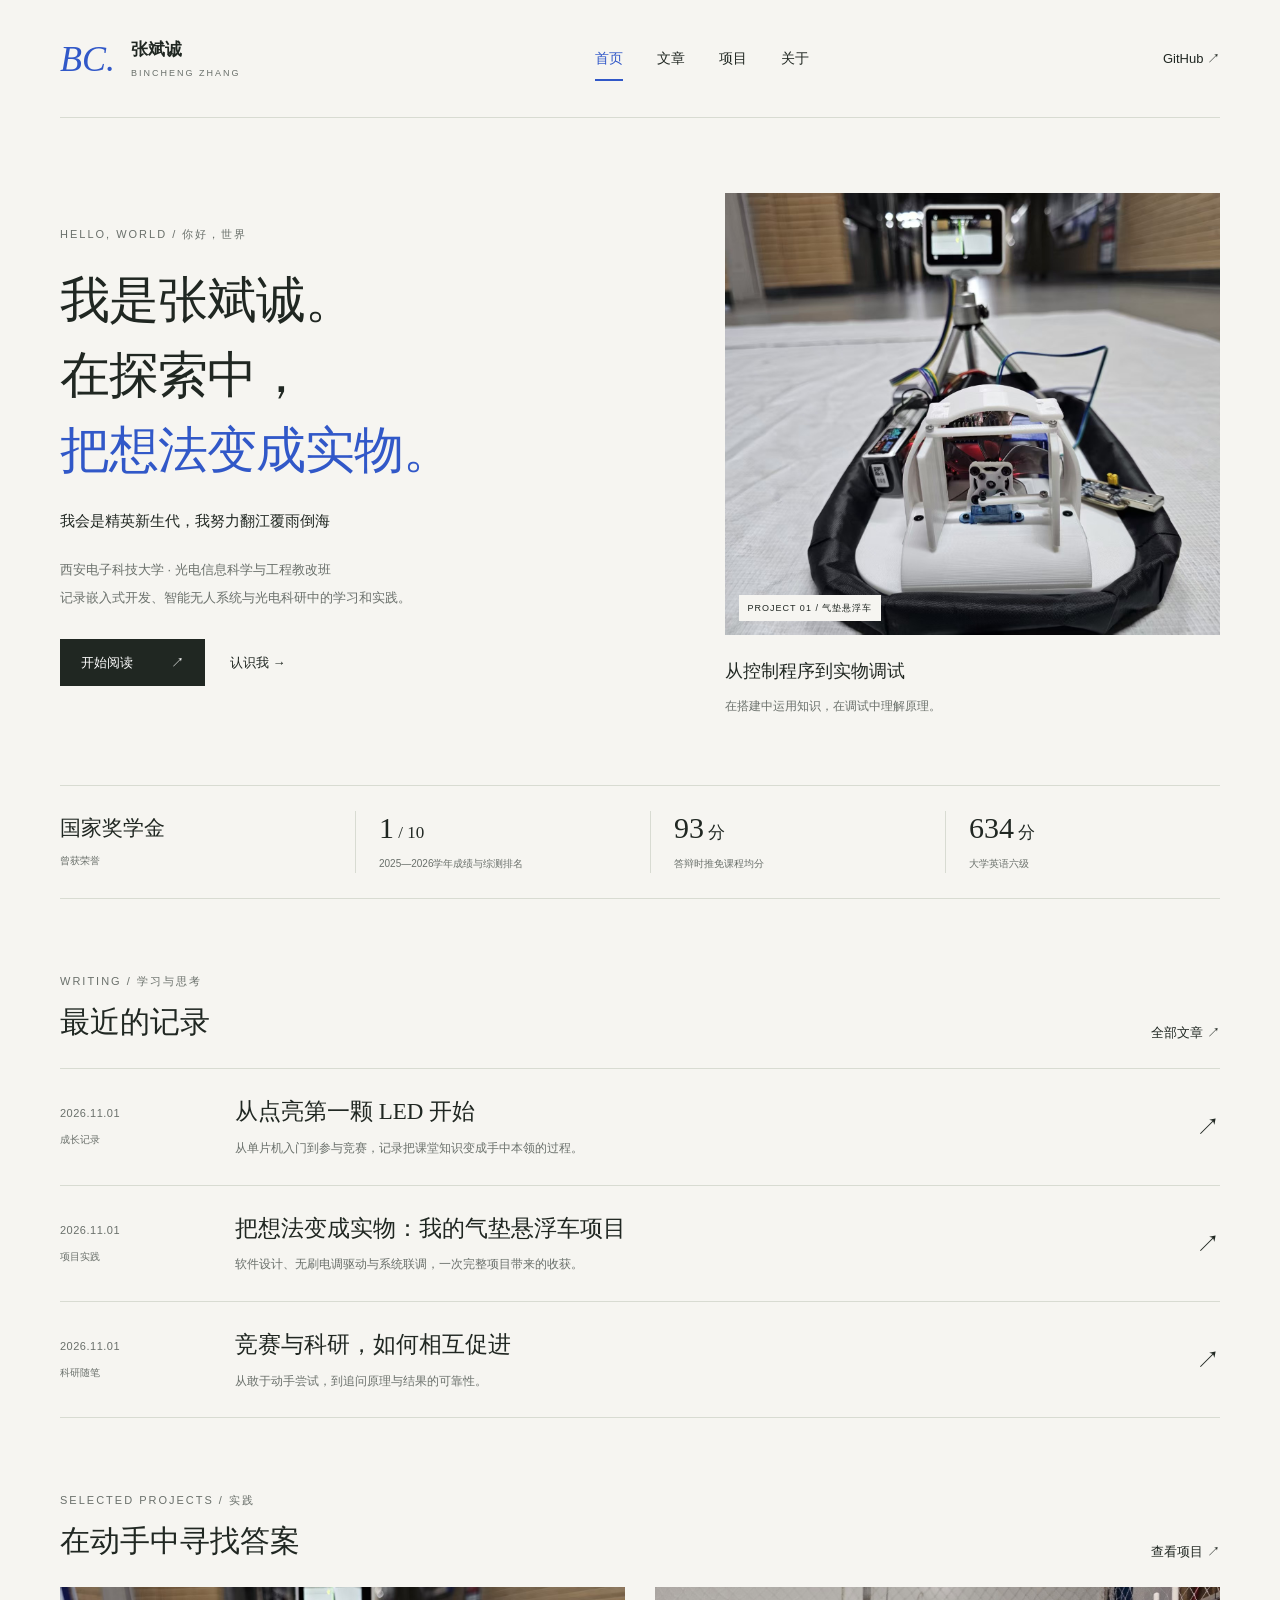
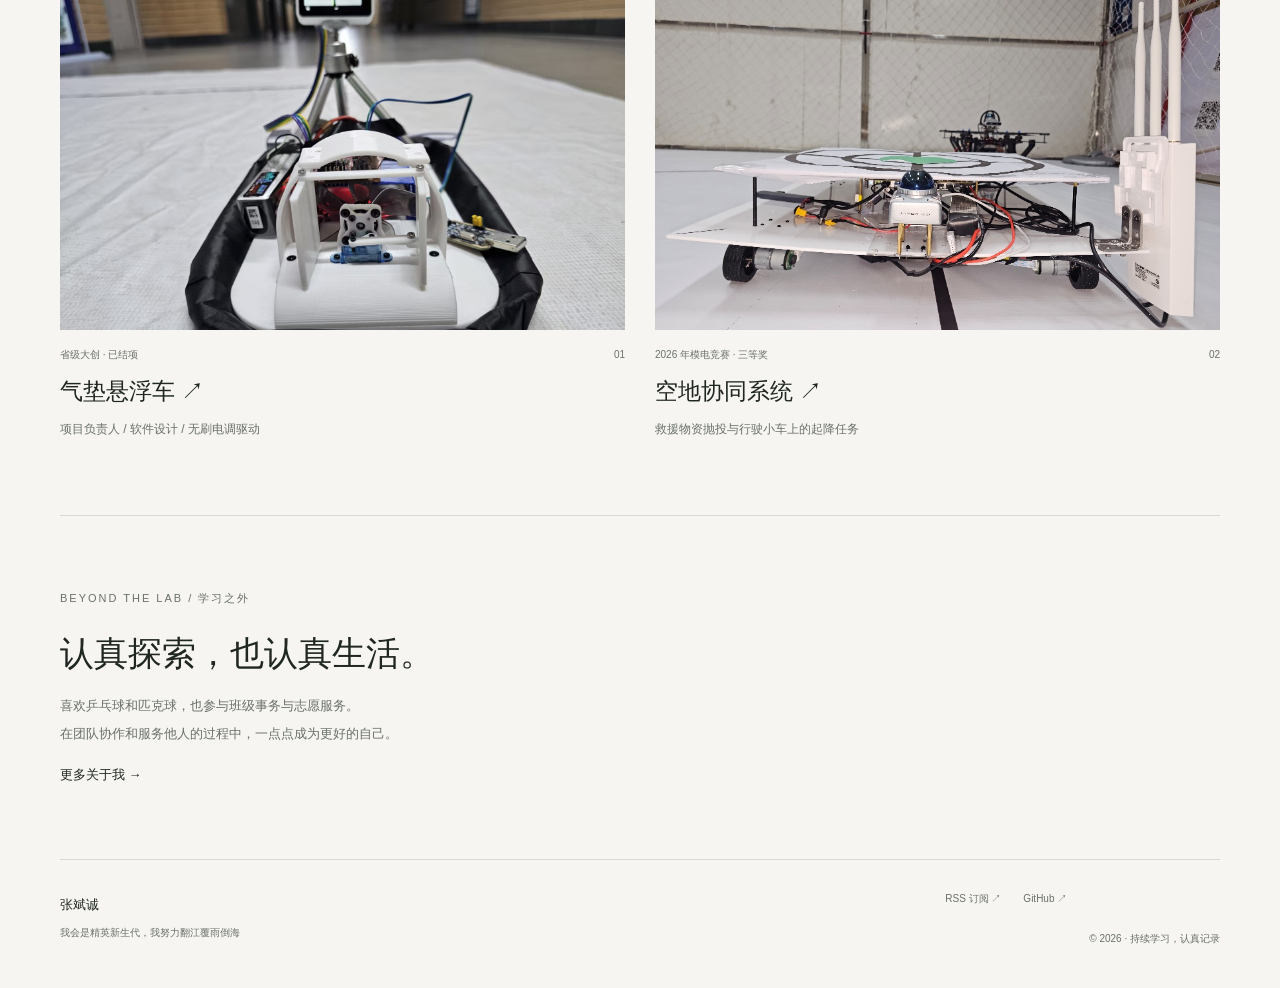
<file: index.html>
<!doctype html>
<html lang="zh-CN"><head><meta charset="utf-8"><meta name="viewport" content="width=device-width, initial-scale=1">
<title>首页 · 张斌诚</title><meta name="description" content="我会是精英新生代，我努力翻江覆雨倒海">
<meta name="theme-color" content="#f6f5f1"><meta property="og:title" content="首页"><meta property="og:description" content="我会是精英新生代，我努力翻江覆雨倒海"><meta property="og:type" content="website">
<link rel="icon" href="assets/favicon.svg" type="image/svg+xml"><link rel="alternate" type="application/rss+xml" title="张斌诚的个人博客" href="feed.xml"><link rel="stylesheet" href="assets/style.css"><script src="assets/app.js" defer></script></head>
<body><a class="skip" href="#main">跳到正文</a><header class="site-header wrap"><a class="brand" href="index.html" aria-label="张斌诚的个人博客首页"><span class="monogram">BC.</span><span>张斌诚<span class="brand-sub">BINCHENG ZHANG</span></span></a><nav aria-label="主导航"><a href="index.html" aria-current="page">首页</a><a href="writing.html">文章</a><a href="projects.html">项目</a><a href="about.html">关于</a></nav><a class="github" href="https://github.com/BincZhang" target="_blank" rel="noopener noreferrer">GitHub ↗</a></header>
<main id="main" class="wrap"><section class="hero"><div><p class="eyebrow">HELLO, WORLD / 你好，世界</p><h1>我是张斌诚。<br>在探索中，<br><span>把想法变成实物。</span></h1><p class="hero-desc">我会是精英新生代，我努力翻江覆雨倒海</p><p class="hero-intro">西安电子科技大学 · 光电信息科学与工程教改班<br>记录嵌入式开发、智能无人系统与光电科研中的学习和实践。</p><a class="button" href="writing.html">开始阅读 <span>↗</span></a><a class="text-link" href="about.html">认识我 →</a></div><aside class="hero-aside"><div class="feature-photo"><img src="assets/hovercraft.png" alt="我负责的气垫悬浮车项目实物" width="1706" height="1279"><span class="photo-label">PROJECT 01 / 气垫悬浮车</span></div><p class="photo-note">从控制程序到实物调试<br><span>在搭建中运用知识，在调试中理解原理。</span></p></aside></section>
<section class="academic-strip" aria-label="学业表现"><div><strong>国家奖学金</strong><span>曾获荣誉</span></div><div><strong>1<span> / 10</span></strong><span>2025—2026学年成绩与综测排名</span></div><div><strong>93<span> 分</span></strong><span>答辩时推免课程均分</span></div><div><strong>634<span> 分</span></strong><span>大学英语六级</span></div></section>
<section class="section"><div class="section-head"><div><p class="eyebrow">WRITING / 学习与思考</p><h2>最近的记录</h2></div><a class="text-link" href="writing.html">全部文章 ↗</a></div><a class="post-row" href="posts/starting-with-an-led.html" data-search="从点亮第一颗 LED 开始 成长记录 从单片机入门到参与竞赛，记录把课堂知识变成手中本领的过程。"><span class="post-date">2026.11.01<span>成长记录</span></span><div><h3>从点亮第一颗 LED 开始</h3><p>从单片机入门到参与竞赛，记录把课堂知识变成手中本领的过程。</p></div><span class="row-arrow" aria-hidden="true">↗</span></a><a class="post-row" href="posts/hovercraft-project.html" data-search="把想法变成实物：我的气垫悬浮车项目 项目实践 软件设计、无刷电调驱动与系统联调，一次完整项目带来的收获。"><span class="post-date">2026.11.01<span>项目实践</span></span><div><h3>把想法变成实物：我的气垫悬浮车项目</h3><p>软件设计、无刷电调驱动与系统联调，一次完整项目带来的收获。</p></div><span class="row-arrow" aria-hidden="true">↗</span></a><a class="post-row" href="posts/competition-and-research.html" data-search="竞赛与科研，如何相互促进 科研随笔 从敢于动手尝试，到追问原理与结果的可靠性。"><span class="post-date">2026.11.01<span>科研随笔</span></span><div><h3>竞赛与科研，如何相互促进</h3><p>从敢于动手尝试，到追问原理与结果的可靠性。</p></div><span class="row-arrow" aria-hidden="true">↗</span></a></section>
<section class="section"><div class="section-head"><div><p class="eyebrow">SELECTED PROJECTS / 实践</p><h2>在动手中寻找答案</h2></div><a class="text-link" href="projects.html">查看项目 ↗</a></div><div class="project-grid"><a class="project" href="posts/hovercraft-project.html"><img src="assets/hovercraft.png" alt="气垫悬浮车" loading="lazy"><div class="project-meta"><span>省级大创 · 已结项</span><span>01</span></div><h3>气垫悬浮车 ↗</h3><p>项目负责人 / 软件设计 / 无刷电调驱动</p></a><a class="project" href="projects.html#air-ground"><img src="assets/drone.jpg" alt="空地协同系统中的无人机实物" loading="lazy"><div class="project-meta"><span>2026 年模电竞赛 · 三等奖</span><span>02</span></div><h3>空地协同系统 ↗</h3><p>救援物资抛投与行驶小车上的起降任务</p></a></div></section>
<section class="closing"><p class="eyebrow">BEYOND THE LAB / 学习之外</p><h2>认真探索，也认真生活。</h2><p>喜欢乒乓球和匹克球，也参与班级事务与志愿服务。<br>在团队协作和服务他人的过程中，一点点成为更好的自己。</p><a class="text-link" href="about.html">更多关于我 →</a></section></main><footer class="wrap footer"><div><strong>张斌诚</strong><p>我会是精英新生代，我努力翻江覆雨倒海</p></div><div class="footer-links"><a href="feed.xml">RSS 订阅 ↗</a><a href="https://github.com/BincZhang" target="_blank" rel="noopener noreferrer">GitHub ↗</a><span>© 2026 · 持续学习，认真记录</span></div></footer></body></html>
</file>
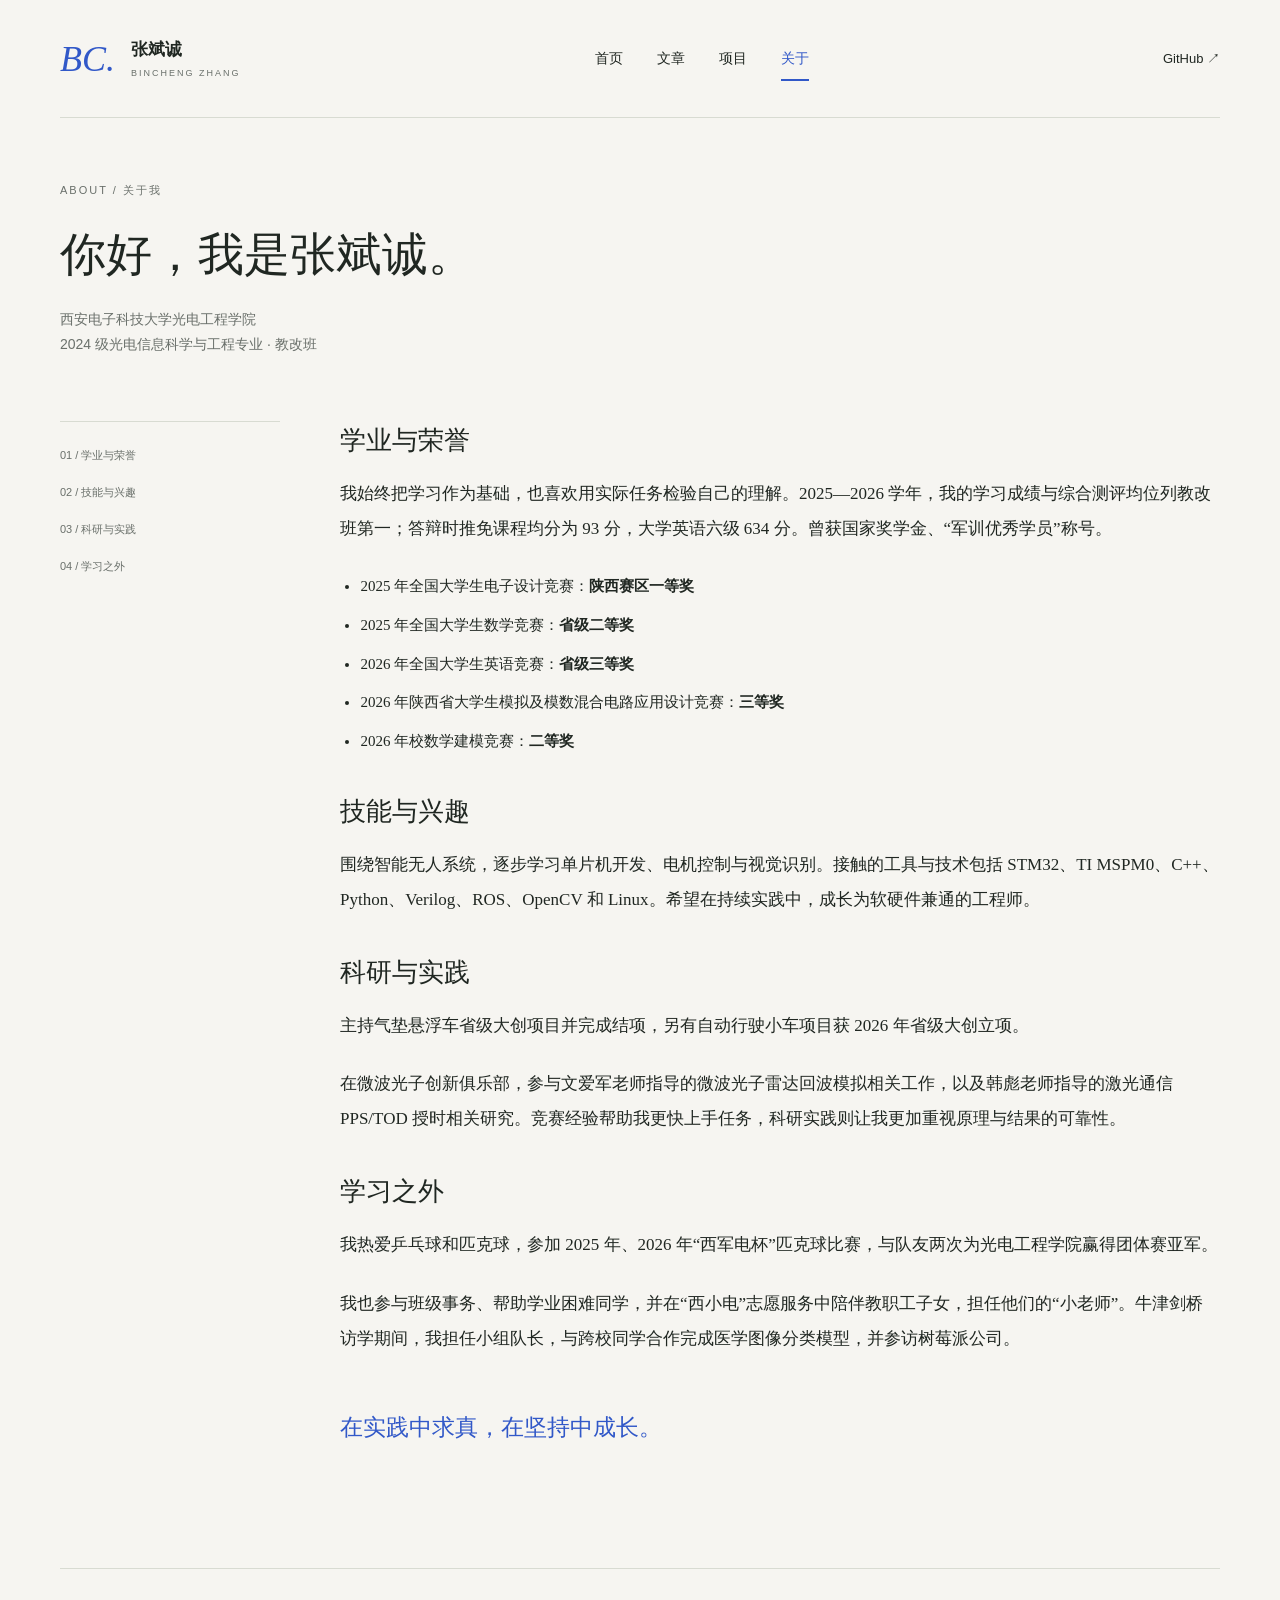
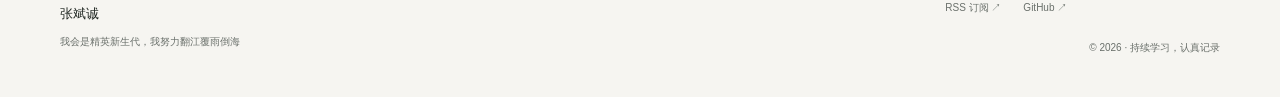
<file: about.html>
<!doctype html>
<html lang="zh-CN"><head><meta charset="utf-8"><meta name="viewport" content="width=device-width, initial-scale=1">
<title>关于我 · 张斌诚</title><meta name="description" content="我会是精英新生代，我努力翻江覆雨倒海">
<meta name="theme-color" content="#f6f5f1"><meta property="og:title" content="关于我"><meta property="og:description" content="我会是精英新生代，我努力翻江覆雨倒海"><meta property="og:type" content="website">
<link rel="icon" href="assets/favicon.svg" type="image/svg+xml"><link rel="alternate" type="application/rss+xml" title="张斌诚的个人博客" href="feed.xml"><link rel="stylesheet" href="assets/style.css"><script src="assets/app.js" defer></script></head>
<body><a class="skip" href="#main">跳到正文</a><header class="site-header wrap"><a class="brand" href="index.html" aria-label="张斌诚的个人博客首页"><span class="monogram">BC.</span><span>张斌诚<span class="brand-sub">BINCHENG ZHANG</span></span></a><nav aria-label="主导航"><a href="index.html">首页</a><a href="writing.html">文章</a><a href="projects.html">项目</a><a href="about.html" aria-current="page">关于</a></nav><a class="github" href="https://github.com/BincZhang" target="_blank" rel="noopener noreferrer">GitHub ↗</a></header>
<main id="main" class="wrap"><section class="page-heading"><p class="eyebrow">ABOUT / 关于我</p><h1>你好，我是张斌诚。</h1><p>西安电子科技大学光电工程学院<br>2024 级光电信息科学与工程专业 · 教改班</p></section><div class="about-layout"><aside class="about-index"><span>01 / 学业与荣誉</span><span>02 / 技能与兴趣</span><span>03 / 科研与实践</span><span>04 / 学习之外</span></aside><div class="prose"><h2>学业与荣誉</h2><p>我始终把学习作为基础，也喜欢用实际任务检验自己的理解。2025—2026 学年，我的学习成绩与综合测评均位列教改班第一；答辩时推免课程均分为 93 分，大学英语六级 634 分。曾获国家奖学金、“军训优秀学员”称号。</p><ul><li>2025 年全国大学生电子设计竞赛：<strong>陕西赛区一等奖</strong></li><li>2025 年全国大学生数学竞赛：<strong>省级二等奖</strong></li><li>2026 年全国大学生英语竞赛：<strong>省级三等奖</strong></li><li>2026 年陕西省大学生模拟及模数混合电路应用设计竞赛：<strong>三等奖</strong></li><li>2026 年校数学建模竞赛：<strong>二等奖</strong></li></ul><h2>技能与兴趣</h2><p>围绕智能无人系统，逐步学习单片机开发、电机控制与视觉识别。接触的工具与技术包括 STM32、TI MSPM0、C++、Python、Verilog、ROS、OpenCV 和 Linux。希望在持续实践中，成长为软硬件兼通的工程师。</p><h2 id="research">科研与实践</h2><p>主持气垫悬浮车省级大创项目并完成结项，另有自动行驶小车项目获 2026 年省级大创立项。</p><p>在微波光子创新俱乐部，参与文爱军老师指导的微波光子雷达回波模拟相关工作，以及韩彪老师指导的激光通信 PPS/TOD 授时相关研究。竞赛经验帮助我更快上手任务，科研实践则让我更加重视原理与结果的可靠性。</p><h2>学习之外</h2><p>我热爱乒乓球和匹克球，参加 2025 年、2026 年“西军电杯”匹克球比赛，与队友两次为光电工程学院赢得团体赛亚军。</p><p>我也参与班级事务、帮助学业困难同学，并在“西小电”志愿服务中陪伴教职工子女，担任他们的“小老师”。牛津剑桥访学期间，我担任小组队长，与跨校同学合作完成医学图像分类模型，并参访树莓派公司。</p><blockquote>在实践中求真，在坚持中成长。</blockquote></div></div></main><footer class="wrap footer"><div><strong>张斌诚</strong><p>我会是精英新生代，我努力翻江覆雨倒海</p></div><div class="footer-links"><a href="feed.xml">RSS 订阅 ↗</a><a href="https://github.com/BincZhang" target="_blank" rel="noopener noreferrer">GitHub ↗</a><span>© 2026 · 持续学习，认真记录</span></div></footer></body></html>
</file>
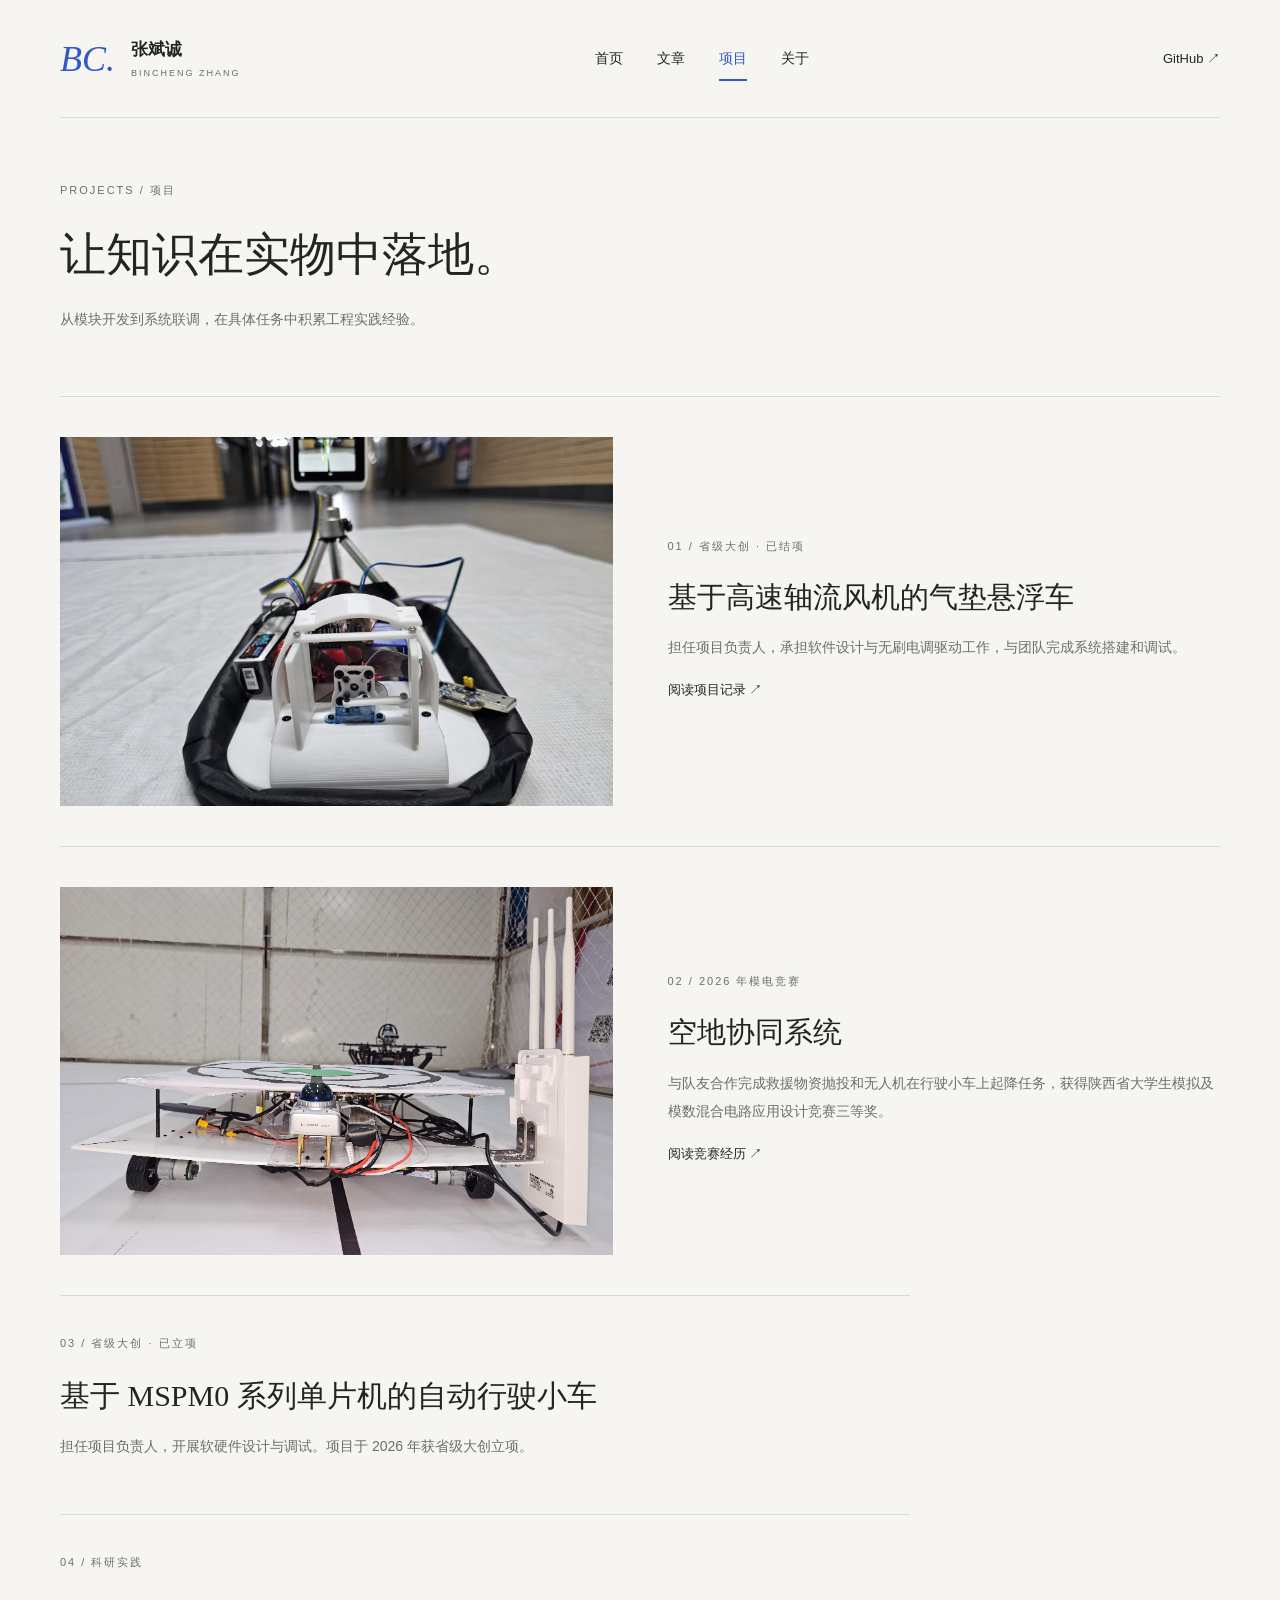
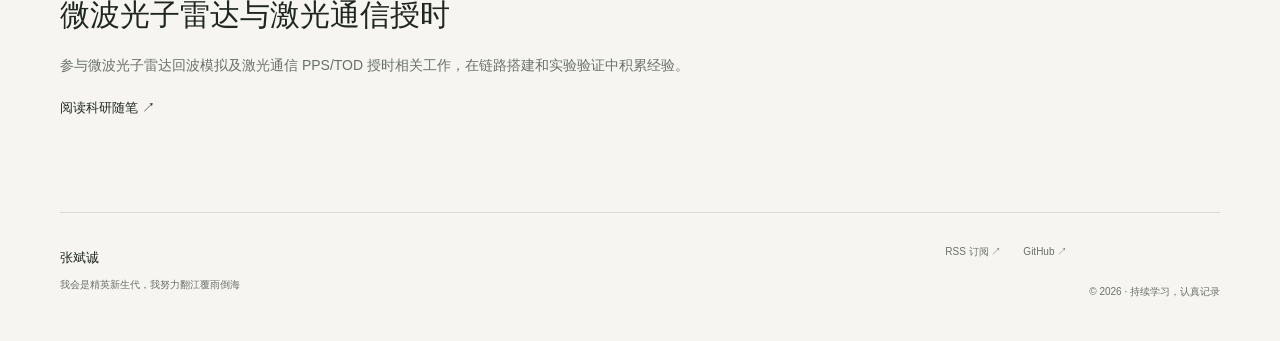
<file: projects.html>
<!doctype html>
<html lang="zh-CN"><head><meta charset="utf-8"><meta name="viewport" content="width=device-width, initial-scale=1">
<title>项目实践 · 张斌诚</title><meta name="description" content="我会是精英新生代，我努力翻江覆雨倒海">
<meta name="theme-color" content="#f6f5f1"><meta property="og:title" content="项目实践"><meta property="og:description" content="我会是精英新生代，我努力翻江覆雨倒海"><meta property="og:type" content="website">
<link rel="icon" href="assets/favicon.svg" type="image/svg+xml"><link rel="alternate" type="application/rss+xml" title="张斌诚的个人博客" href="feed.xml"><link rel="stylesheet" href="assets/style.css"><script src="assets/app.js" defer></script></head>
<body><a class="skip" href="#main">跳到正文</a><header class="site-header wrap"><a class="brand" href="index.html" aria-label="张斌诚的个人博客首页"><span class="monogram">BC.</span><span>张斌诚<span class="brand-sub">BINCHENG ZHANG</span></span></a><nav aria-label="主导航"><a href="index.html">首页</a><a href="writing.html">文章</a><a href="projects.html" aria-current="page">项目</a><a href="about.html">关于</a></nav><a class="github" href="https://github.com/BincZhang" target="_blank" rel="noopener noreferrer">GitHub ↗</a></header>
<main id="main" class="wrap"><section class="page-heading"><p class="eyebrow">PROJECTS / 项目</p><h1>让知识在实物中落地。</h1><p>从模块开发到系统联调，在具体任务中积累工程实践经验。</p></section><article class="project-detail"><img src="assets/hovercraft.png" alt="气垫悬浮车项目实物"><div><p class="eyebrow">01 / 省级大创 · 已结项</p><h2>基于高速轴流风机的气垫悬浮车</h2><p>担任项目负责人，承担软件设计与无刷电调驱动工作，与团队完成系统搭建和调试。</p><a class="text-link" href="posts/hovercraft-project.html">阅读项目记录 ↗</a></div></article><article class="project-detail" id="air-ground"><img src="assets/drone.jpg" alt="空地协同无人机"><div><p class="eyebrow">02 / 2026 年模电竞赛</p><h2>空地协同系统</h2><p>与队友合作完成救援物资抛投和无人机在行驶小车上起降任务，获得陕西省大学生模拟及模数混合电路应用设计竞赛三等奖。</p><a class="text-link" href="posts/starting-with-an-led.html">阅读竞赛经历 ↗</a></div></article><article class="research-detail"><p class="eyebrow">03 / 省级大创 · 已立项</p><h2>基于 MSPM0 系列单片机的自动行驶小车</h2><p>担任项目负责人，开展软硬件设计与调试。项目于 2026 年获省级大创立项。</p></article><article class="research-detail"><p class="eyebrow">04 / 科研实践</p><h2>微波光子雷达与激光通信授时</h2><p>参与微波光子雷达回波模拟及激光通信 PPS/TOD 授时相关工作，在链路搭建和实验验证中积累经验。</p><a class="text-link" href="posts/competition-and-research.html">阅读科研随笔 ↗</a></article></main><footer class="wrap footer"><div><strong>张斌诚</strong><p>我会是精英新生代，我努力翻江覆雨倒海</p></div><div class="footer-links"><a href="feed.xml">RSS 订阅 ↗</a><a href="https://github.com/BincZhang" target="_blank" rel="noopener noreferrer">GitHub ↗</a><span>© 2026 · 持续学习，认真记录</span></div></footer></body></html>
</file>
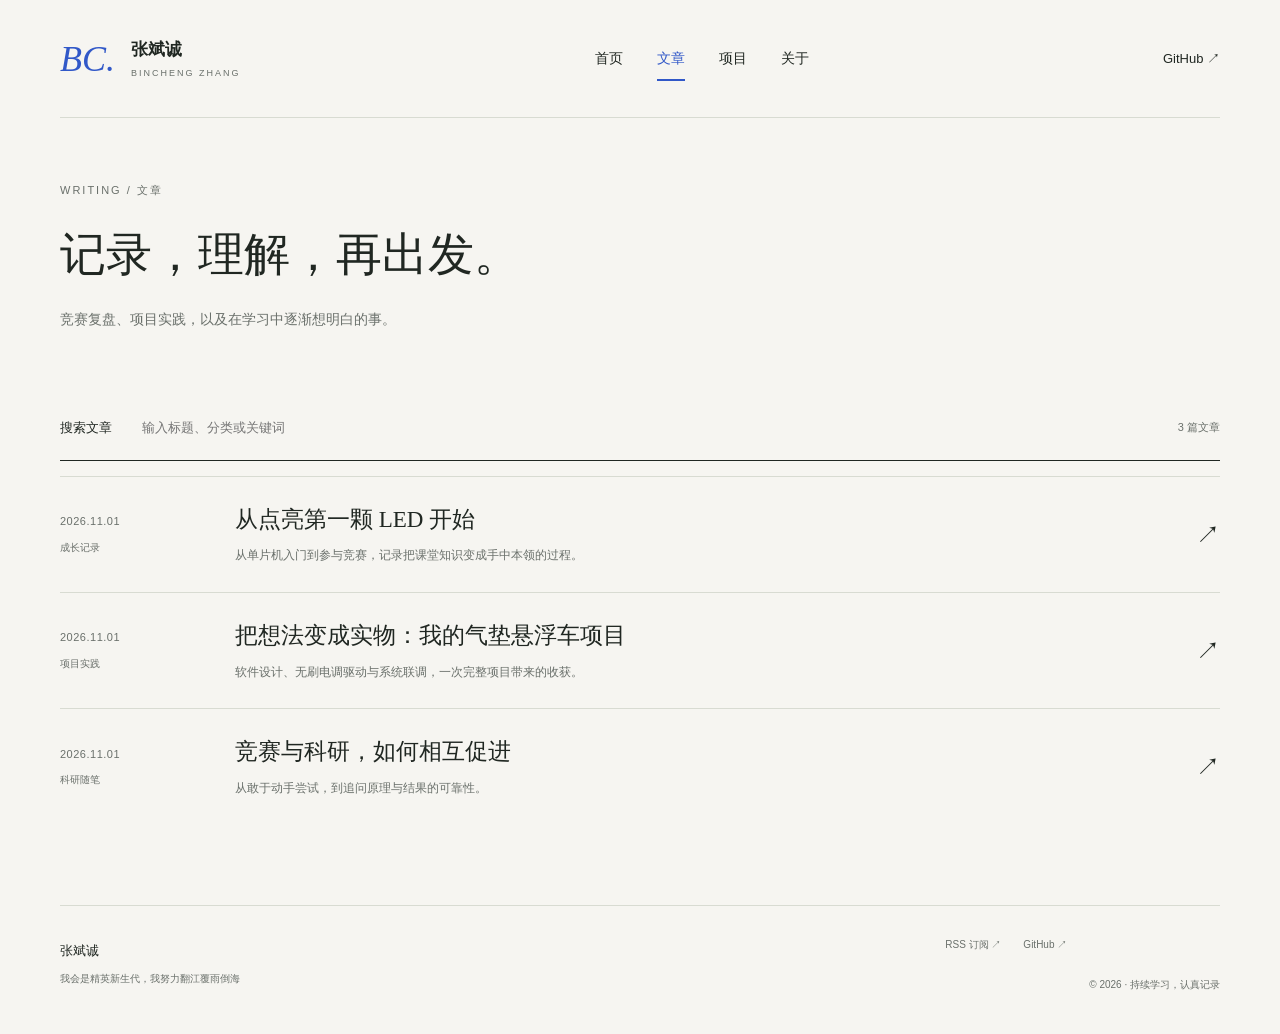
<file: writing.html>
<!doctype html>
<html lang="zh-CN"><head><meta charset="utf-8"><meta name="viewport" content="width=device-width, initial-scale=1">
<title>文章 · 张斌诚</title><meta name="description" content="我会是精英新生代，我努力翻江覆雨倒海">
<meta name="theme-color" content="#f6f5f1"><meta property="og:title" content="文章"><meta property="og:description" content="我会是精英新生代，我努力翻江覆雨倒海"><meta property="og:type" content="website">
<link rel="icon" href="assets/favicon.svg" type="image/svg+xml"><link rel="alternate" type="application/rss+xml" title="张斌诚的个人博客" href="feed.xml"><link rel="stylesheet" href="assets/style.css"><script src="assets/app.js" defer></script></head>
<body><a class="skip" href="#main">跳到正文</a><header class="site-header wrap"><a class="brand" href="index.html" aria-label="张斌诚的个人博客首页"><span class="monogram">BC.</span><span>张斌诚<span class="brand-sub">BINCHENG ZHANG</span></span></a><nav aria-label="主导航"><a href="index.html">首页</a><a href="writing.html" aria-current="page">文章</a><a href="projects.html">项目</a><a href="about.html">关于</a></nav><a class="github" href="https://github.com/BincZhang" target="_blank" rel="noopener noreferrer">GitHub ↗</a></header>
<main id="main" class="wrap"><section class="page-heading"><p class="eyebrow">WRITING / 文章</p><h1>记录，理解，再出发。</h1><p>竞赛复盘、项目实践，以及在学习中逐渐想明白的事。</p></section><div class="search-line"><label for="search">搜索文章</label><input id="search" type="search" placeholder="输入标题、分类或关键词" autocomplete="off"><span id="result-count" aria-live="polite">3 篇文章</span></div><section class="post-list" aria-label="文章列表"><a class="post-row" href="posts/starting-with-an-led.html" data-search="从点亮第一颗 LED 开始 成长记录 从单片机入门到参与竞赛，记录把课堂知识变成手中本领的过程。"><span class="post-date">2026.11.01<span>成长记录</span></span><div><h3>从点亮第一颗 LED 开始</h3><p>从单片机入门到参与竞赛，记录把课堂知识变成手中本领的过程。</p></div><span class="row-arrow" aria-hidden="true">↗</span></a><a class="post-row" href="posts/hovercraft-project.html" data-search="把想法变成实物：我的气垫悬浮车项目 项目实践 软件设计、无刷电调驱动与系统联调，一次完整项目带来的收获。"><span class="post-date">2026.11.01<span>项目实践</span></span><div><h3>把想法变成实物：我的气垫悬浮车项目</h3><p>软件设计、无刷电调驱动与系统联调，一次完整项目带来的收获。</p></div><span class="row-arrow" aria-hidden="true">↗</span></a><a class="post-row" href="posts/competition-and-research.html" data-search="竞赛与科研，如何相互促进 科研随笔 从敢于动手尝试，到追问原理与结果的可靠性。"><span class="post-date">2026.11.01<span>科研随笔</span></span><div><h3>竞赛与科研，如何相互促进</h3><p>从敢于动手尝试，到追问原理与结果的可靠性。</p></div><span class="row-arrow" aria-hidden="true">↗</span></a><p id="empty" hidden>没有找到相关文章，试试其他关键词。</p></section></main><footer class="wrap footer"><div><strong>张斌诚</strong><p>我会是精英新生代，我努力翻江覆雨倒海</p></div><div class="footer-links"><a href="feed.xml">RSS 订阅 ↗</a><a href="https://github.com/BincZhang" target="_blank" rel="noopener noreferrer">GitHub ↗</a><span>© 2026 · 持续学习，认真记录</span></div></footer></body></html>
</file>
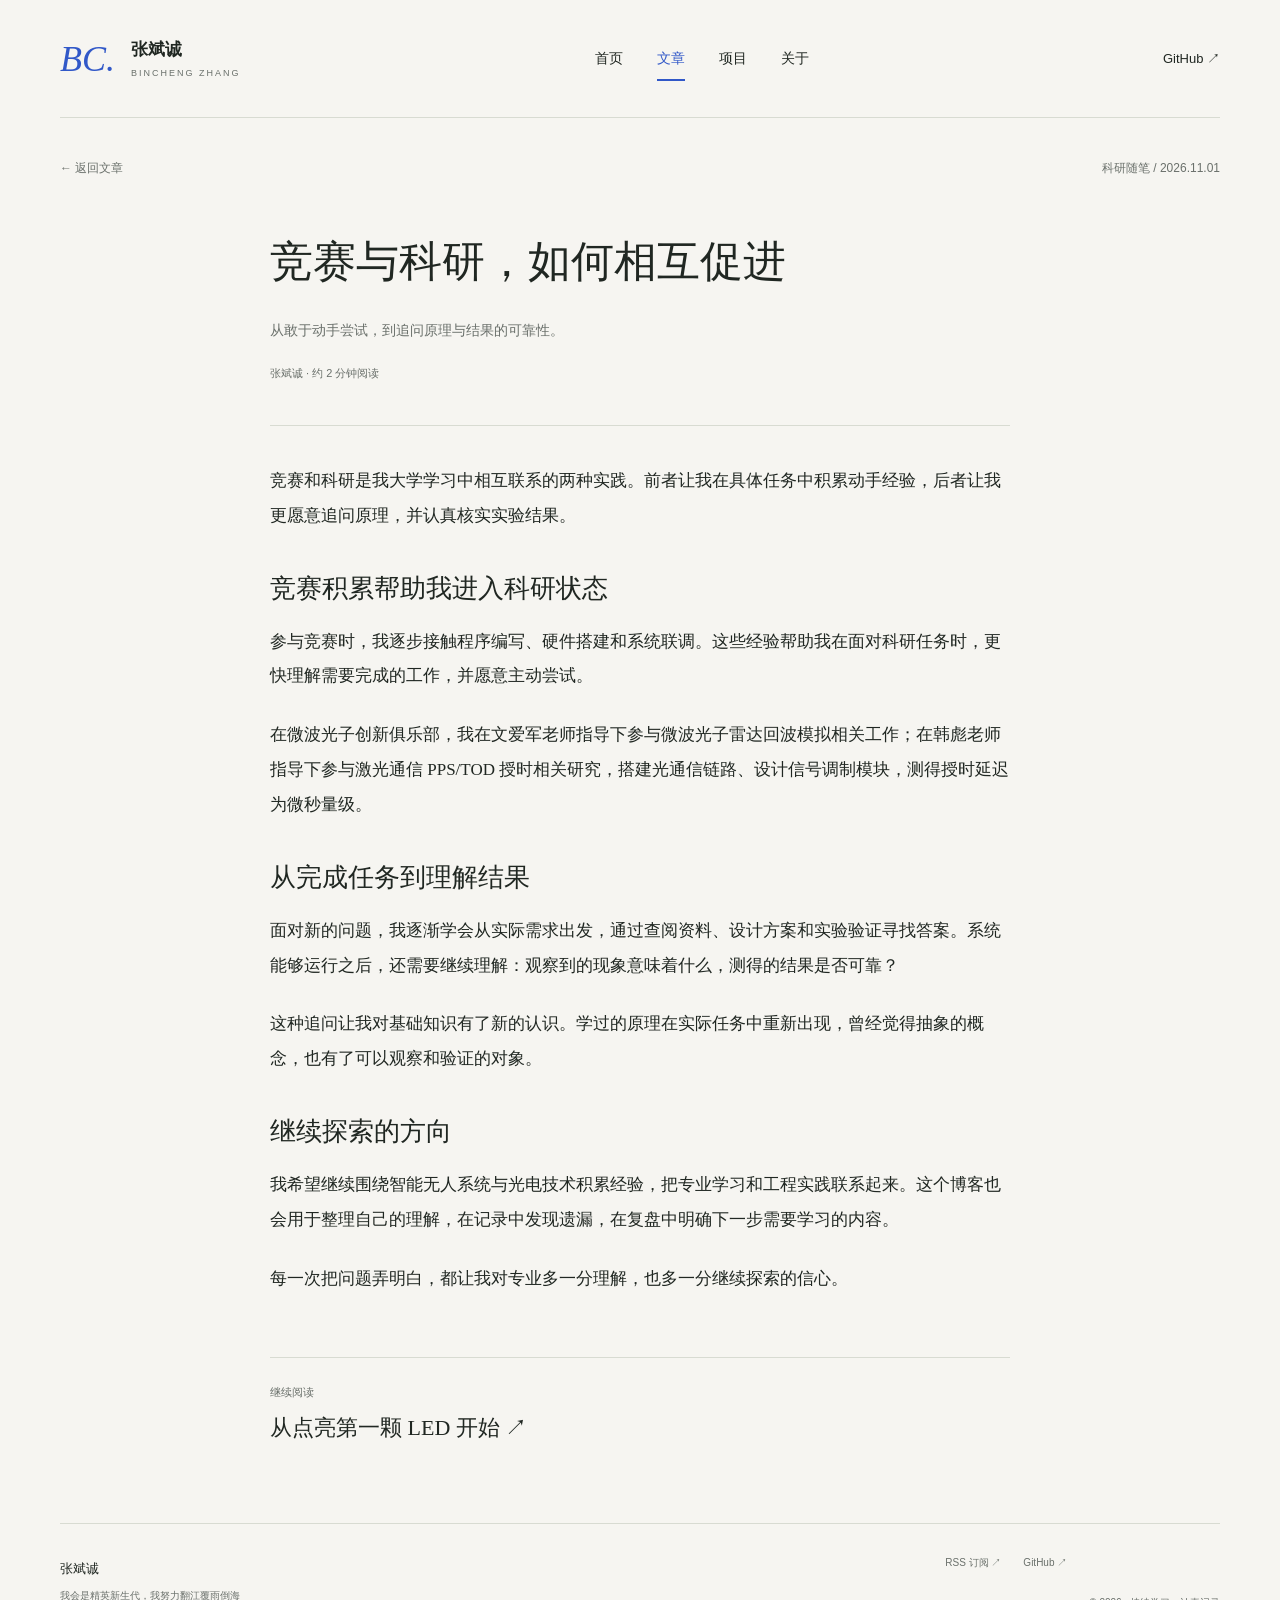
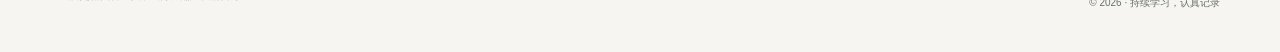
<file: posts/competition-and-research.html>
<!doctype html>
<html lang="zh-CN"><head><meta charset="utf-8"><meta name="viewport" content="width=device-width, initial-scale=1">
<title>竞赛与科研，如何相互促进 · 张斌诚</title><meta name="description" content="从敢于动手尝试，到追问原理与结果的可靠性。">
<meta name="theme-color" content="#f6f5f1"><meta property="og:title" content="竞赛与科研，如何相互促进"><meta property="og:description" content="从敢于动手尝试，到追问原理与结果的可靠性。"><meta property="og:type" content="website">
<link rel="icon" href="../assets/favicon.svg" type="image/svg+xml"><link rel="alternate" type="application/rss+xml" title="张斌诚的个人博客" href="../feed.xml"><link rel="stylesheet" href="../assets/style.css"><script src="../assets/app.js" defer></script></head>
<body><a class="skip" href="#main">跳到正文</a><header class="site-header wrap"><a class="brand" href="../index.html" aria-label="张斌诚的个人博客首页"><span class="monogram">BC.</span><span>张斌诚<span class="brand-sub">BINCHENG ZHANG</span></span></a><nav aria-label="主导航"><a href="../index.html">首页</a><a href="../writing.html" aria-current="page">文章</a><a href="../projects.html">项目</a><a href="../about.html">关于</a></nav><a class="github" href="https://github.com/BincZhang" target="_blank" rel="noopener noreferrer">GitHub ↗</a></header>
<main id="main" class="wrap"><div class="article-top"><a href="../writing.html">← 返回文章</a><span>科研随笔 / 2026.11.01</span></div><article class="article"><header><h1>竞赛与科研，如何相互促进</h1><p class="article-summary">从敢于动手尝试，到追问原理与结果的可靠性。</p><span class="byline">张斌诚 · 约 2 分钟阅读</span></header><div class="prose"><p>竞赛和科研是我大学学习中相互联系的两种实践。前者让我在具体任务中积累动手经验，后者让我更愿意追问原理，并认真核实实验结果。</p>
<h2>竞赛积累帮助我进入科研状态</h2>
<p>参与竞赛时，我逐步接触程序编写、硬件搭建和系统联调。这些经验帮助我在面对科研任务时，更快理解需要完成的工作，并愿意主动尝试。</p>
<p>在微波光子创新俱乐部，我在文爱军老师指导下参与微波光子雷达回波模拟相关工作；在韩彪老师指导下参与激光通信 PPS/TOD 授时相关研究，搭建光通信链路、设计信号调制模块，测得授时延迟为微秒量级。</p>
<h2>从完成任务到理解结果</h2>
<p>面对新的问题，我逐渐学会从实际需求出发，通过查阅资料、设计方案和实验验证寻找答案。系统能够运行之后，还需要继续理解：观察到的现象意味着什么，测得的结果是否可靠？</p>
<p>这种追问让我对基础知识有了新的认识。学过的原理在实际任务中重新出现，曾经觉得抽象的概念，也有了可以观察和验证的对象。</p>
<h2>继续探索的方向</h2>
<p>我希望继续围绕智能无人系统与光电技术积累经验，把专业学习和工程实践联系起来。这个博客也会用于整理自己的理解，在记录中发现遗漏，在复盘中明确下一步需要学习的内容。</p>
<p>每一次把问题弄明白，都让我对专业多一分理解，也多一分继续探索的信心。</p></div></article><a class="next-post" href="starting-with-an-led.html"><span>继续阅读</span><strong>从点亮第一颗 LED 开始 ↗</strong></a></main><footer class="wrap footer"><div><strong>张斌诚</strong><p>我会是精英新生代，我努力翻江覆雨倒海</p></div><div class="footer-links"><a href="../feed.xml">RSS 订阅 ↗</a><a href="https://github.com/BincZhang" target="_blank" rel="noopener noreferrer">GitHub ↗</a><span>© 2026 · 持续学习，认真记录</span></div></footer></body></html>
</file>
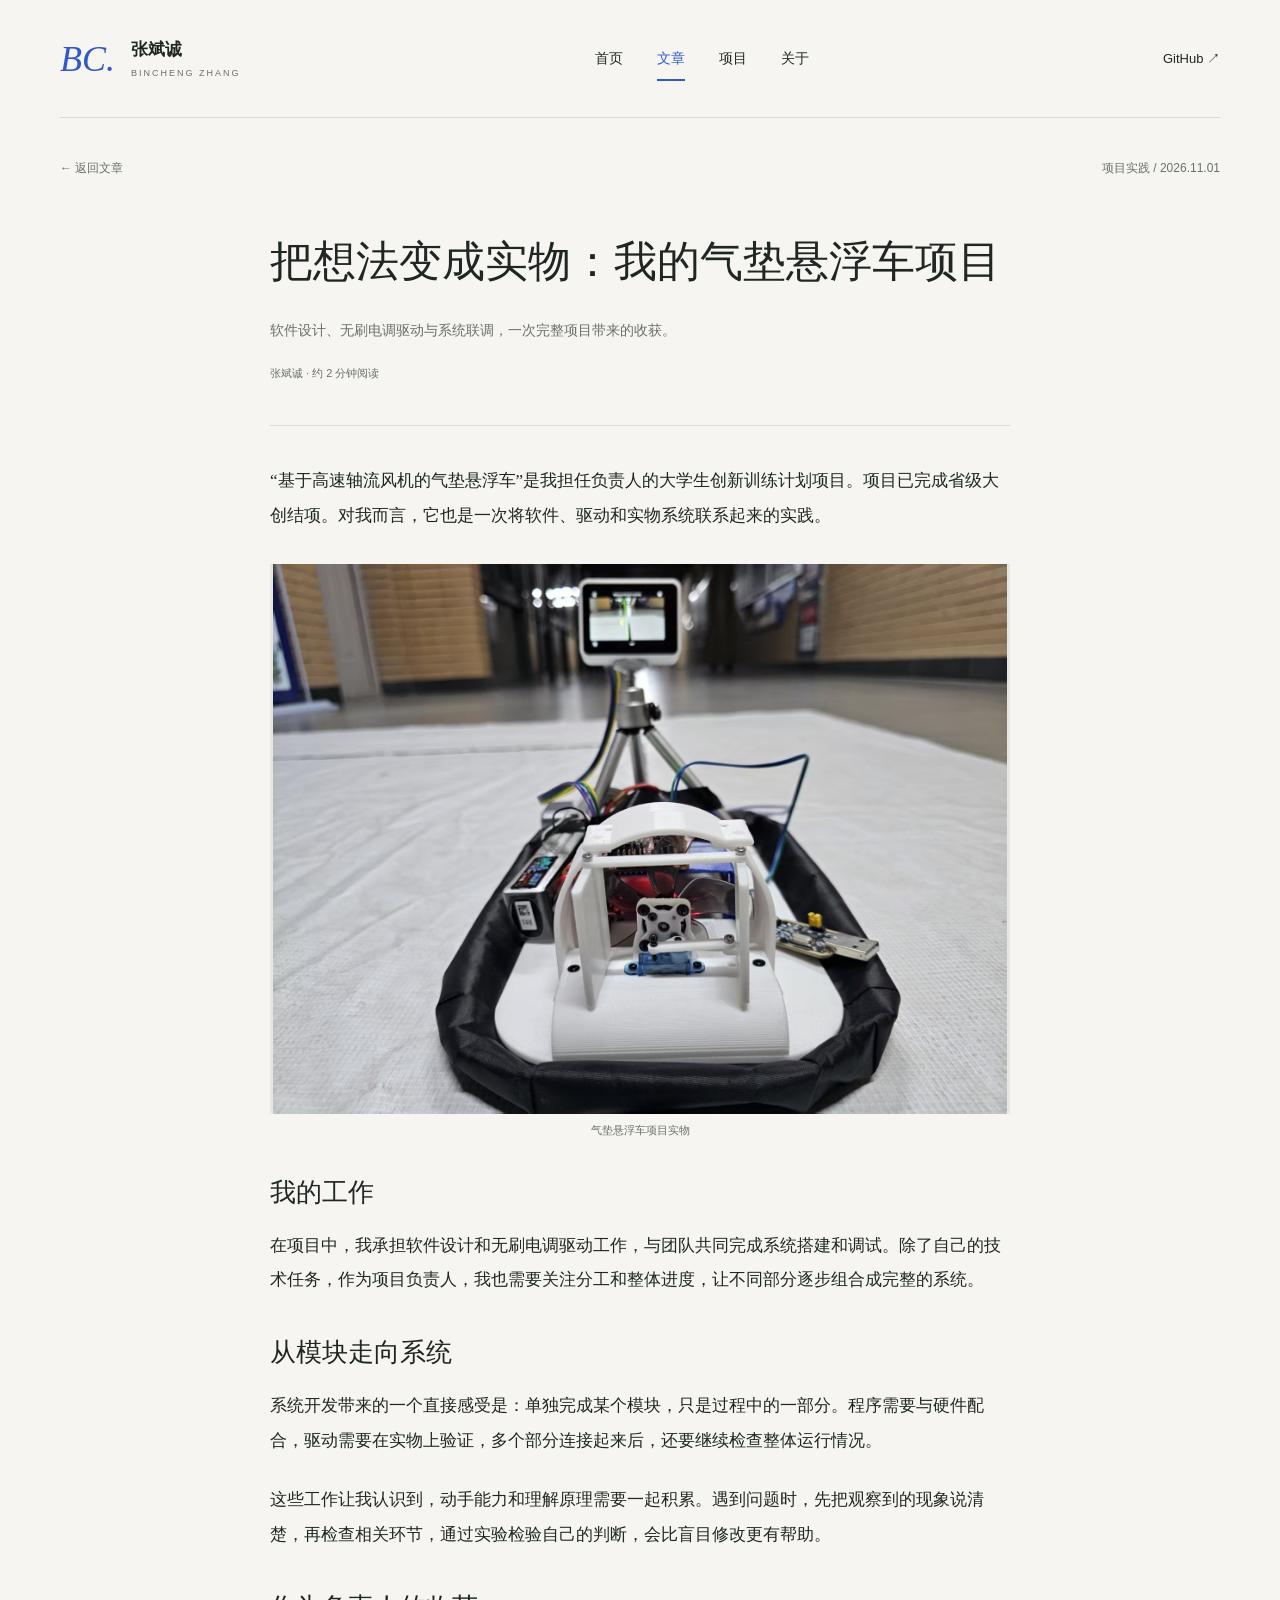
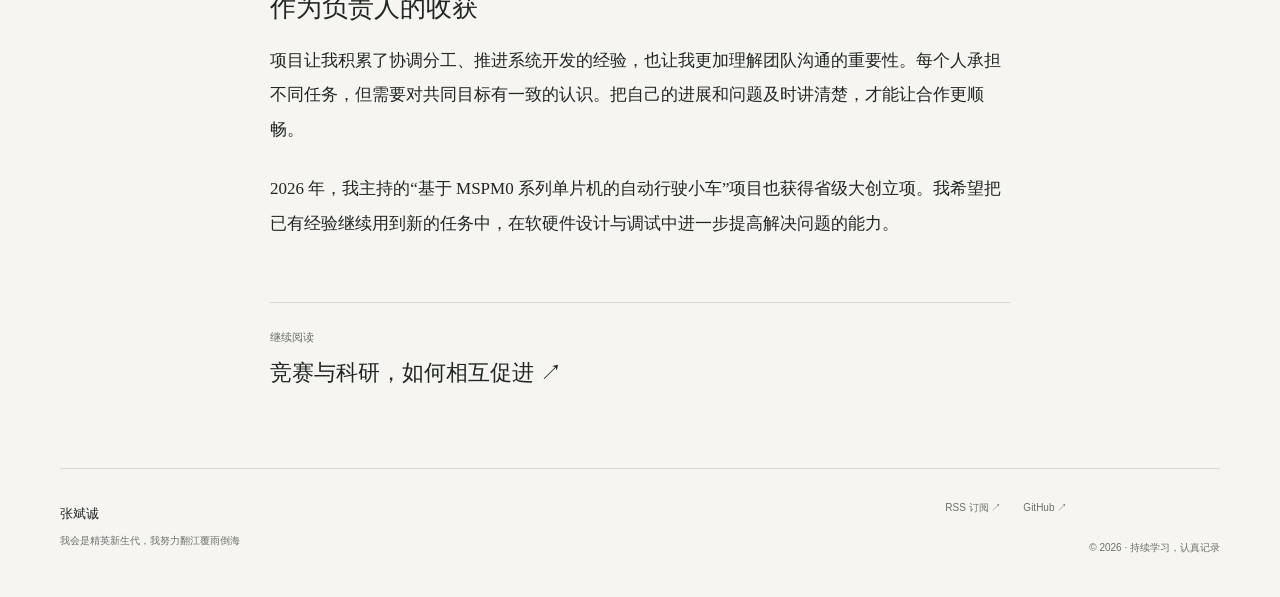
<file: posts/hovercraft-project.html>
<!doctype html>
<html lang="zh-CN"><head><meta charset="utf-8"><meta name="viewport" content="width=device-width, initial-scale=1">
<title>把想法变成实物：我的气垫悬浮车项目 · 张斌诚</title><meta name="description" content="软件设计、无刷电调驱动与系统联调，一次完整项目带来的收获。">
<meta name="theme-color" content="#f6f5f1"><meta property="og:title" content="把想法变成实物：我的气垫悬浮车项目"><meta property="og:description" content="软件设计、无刷电调驱动与系统联调，一次完整项目带来的收获。"><meta property="og:type" content="website">
<link rel="icon" href="../assets/favicon.svg" type="image/svg+xml"><link rel="alternate" type="application/rss+xml" title="张斌诚的个人博客" href="../feed.xml"><link rel="stylesheet" href="../assets/style.css"><script src="../assets/app.js" defer></script></head>
<body><a class="skip" href="#main">跳到正文</a><header class="site-header wrap"><a class="brand" href="../index.html" aria-label="张斌诚的个人博客首页"><span class="monogram">BC.</span><span>张斌诚<span class="brand-sub">BINCHENG ZHANG</span></span></a><nav aria-label="主导航"><a href="../index.html">首页</a><a href="../writing.html" aria-current="page">文章</a><a href="../projects.html">项目</a><a href="../about.html">关于</a></nav><a class="github" href="https://github.com/BincZhang" target="_blank" rel="noopener noreferrer">GitHub ↗</a></header>
<main id="main" class="wrap"><div class="article-top"><a href="../writing.html">← 返回文章</a><span>项目实践 / 2026.11.01</span></div><article class="article"><header><h1>把想法变成实物：我的气垫悬浮车项目</h1><p class="article-summary">软件设计、无刷电调驱动与系统联调，一次完整项目带来的收获。</p><span class="byline">张斌诚 · 约 2 分钟阅读</span></header><div class="prose"><p>“基于高速轴流风机的气垫悬浮车”是我担任负责人的大学生创新训练计划项目。项目已完成省级大创结项。对我而言，它也是一次将软件、驱动和实物系统联系起来的实践。</p>
<figure><img src="../assets/hovercraft.png" alt="气垫悬浮车项目实物" loading="lazy"><figcaption>气垫悬浮车项目实物</figcaption></figure>
<h2>我的工作</h2>
<p>在项目中，我承担软件设计和无刷电调驱动工作，与团队共同完成系统搭建和调试。除了自己的技术任务，作为项目负责人，我也需要关注分工和整体进度，让不同部分逐步组合成完整的系统。</p>
<h2>从模块走向系统</h2>
<p>系统开发带来的一个直接感受是：单独完成某个模块，只是过程中的一部分。程序需要与硬件配合，驱动需要在实物上验证，多个部分连接起来后，还要继续检查整体运行情况。</p>
<p>这些工作让我认识到，动手能力和理解原理需要一起积累。遇到问题时，先把观察到的现象说清楚，再检查相关环节，通过实验检验自己的判断，会比盲目修改更有帮助。</p>
<h2>作为负责人的收获</h2>
<p>项目让我积累了协调分工、推进系统开发的经验，也让我更加理解团队沟通的重要性。每个人承担不同任务，但需要对共同目标有一致的认识。把自己的进展和问题及时讲清楚，才能让合作更顺畅。</p>
<p>2026 年，我主持的“基于 MSPM0 系列单片机的自动行驶小车”项目也获得省级大创立项。我希望把已有经验继续用到新的任务中，在软硬件设计与调试中进一步提高解决问题的能力。</p></div></article><a class="next-post" href="competition-and-research.html"><span>继续阅读</span><strong>竞赛与科研，如何相互促进 ↗</strong></a></main><footer class="wrap footer"><div><strong>张斌诚</strong><p>我会是精英新生代，我努力翻江覆雨倒海</p></div><div class="footer-links"><a href="../feed.xml">RSS 订阅 ↗</a><a href="https://github.com/BincZhang" target="_blank" rel="noopener noreferrer">GitHub ↗</a><span>© 2026 · 持续学习，认真记录</span></div></footer></body></html>
</file>
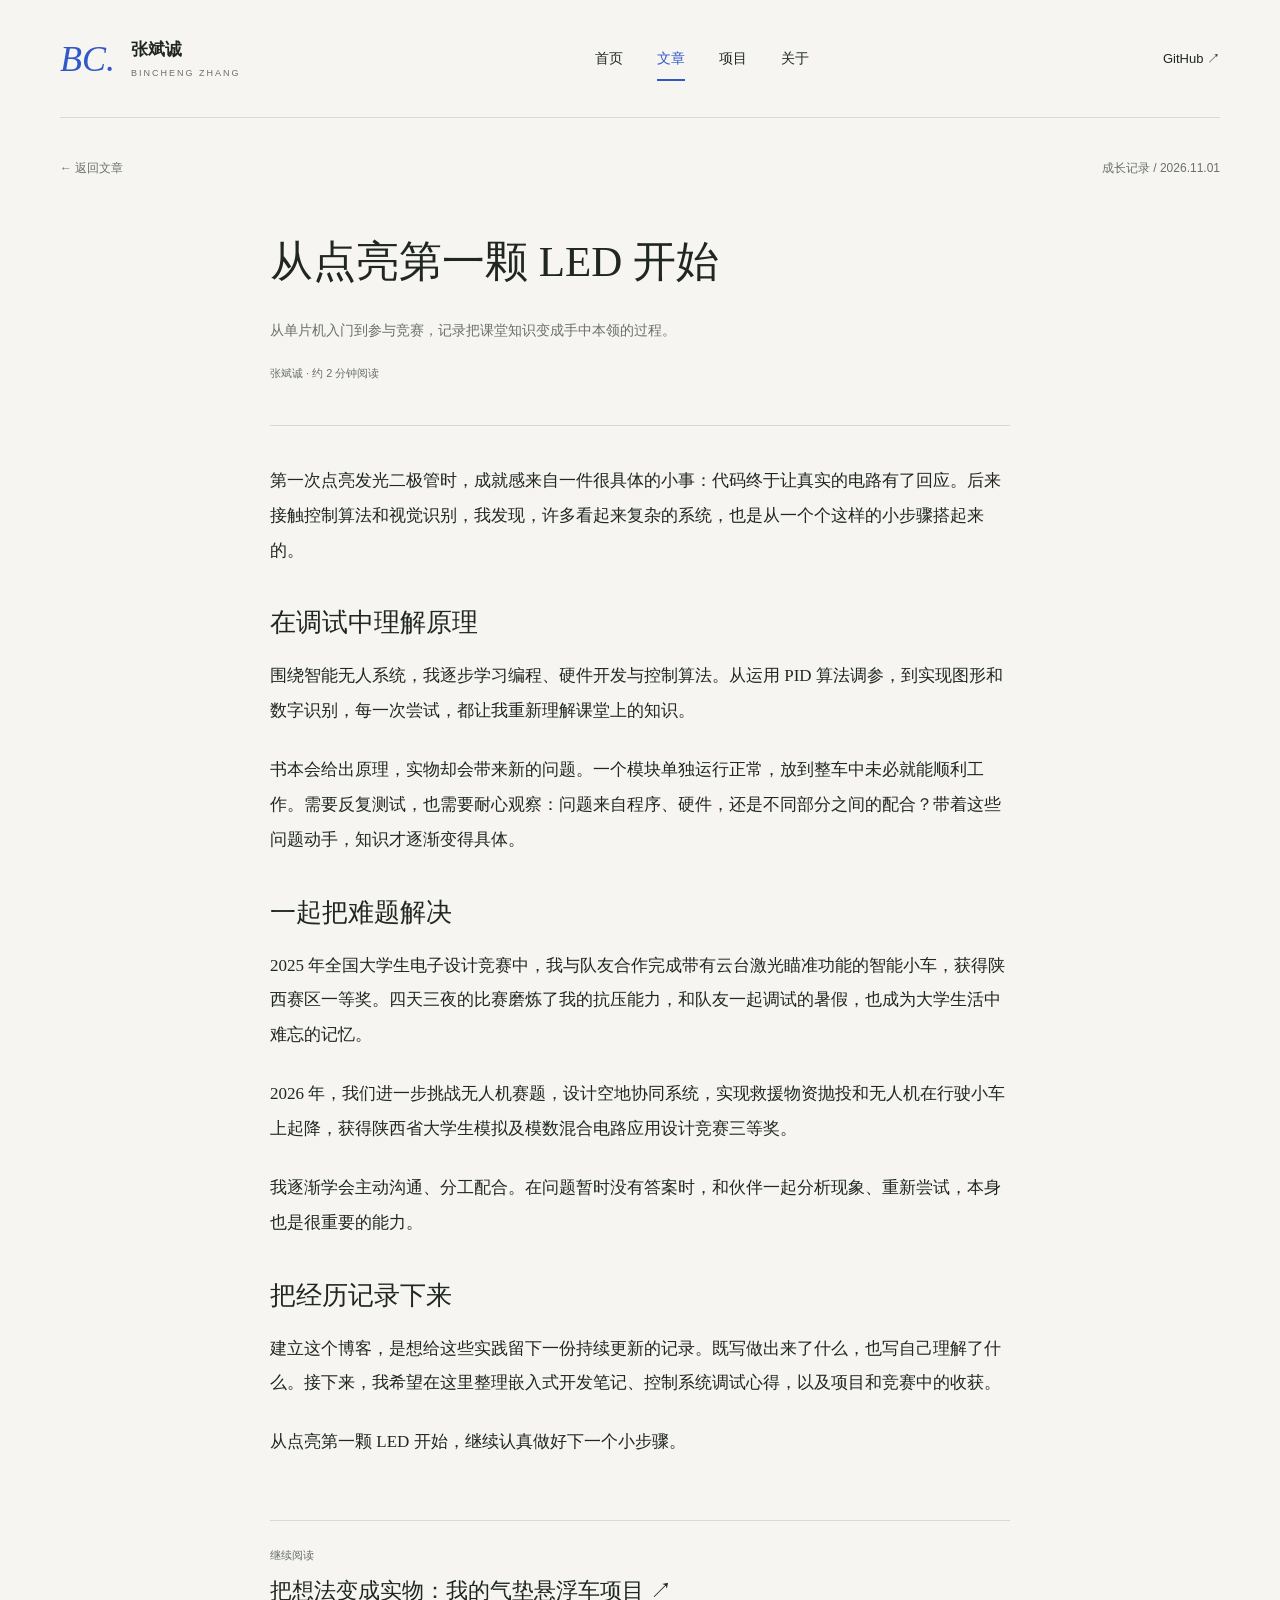
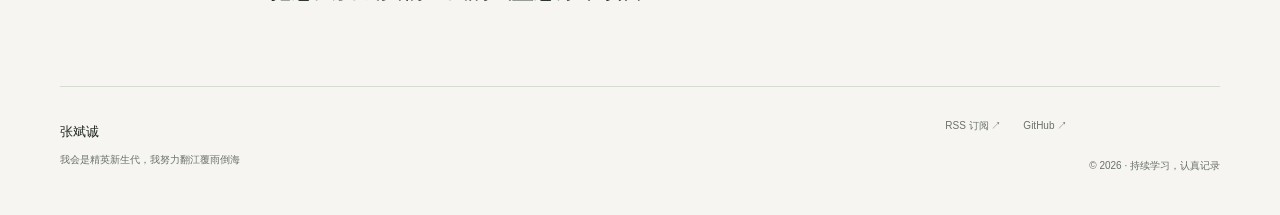
<file: posts/starting-with-an-led.html>
<!doctype html>
<html lang="zh-CN"><head><meta charset="utf-8"><meta name="viewport" content="width=device-width, initial-scale=1">
<title>从点亮第一颗 LED 开始 · 张斌诚</title><meta name="description" content="从单片机入门到参与竞赛，记录把课堂知识变成手中本领的过程。">
<meta name="theme-color" content="#f6f5f1"><meta property="og:title" content="从点亮第一颗 LED 开始"><meta property="og:description" content="从单片机入门到参与竞赛，记录把课堂知识变成手中本领的过程。"><meta property="og:type" content="website">
<link rel="icon" href="../assets/favicon.svg" type="image/svg+xml"><link rel="alternate" type="application/rss+xml" title="张斌诚的个人博客" href="../feed.xml"><link rel="stylesheet" href="../assets/style.css"><script src="../assets/app.js" defer></script></head>
<body><a class="skip" href="#main">跳到正文</a><header class="site-header wrap"><a class="brand" href="../index.html" aria-label="张斌诚的个人博客首页"><span class="monogram">BC.</span><span>张斌诚<span class="brand-sub">BINCHENG ZHANG</span></span></a><nav aria-label="主导航"><a href="../index.html">首页</a><a href="../writing.html" aria-current="page">文章</a><a href="../projects.html">项目</a><a href="../about.html">关于</a></nav><a class="github" href="https://github.com/BincZhang" target="_blank" rel="noopener noreferrer">GitHub ↗</a></header>
<main id="main" class="wrap"><div class="article-top"><a href="../writing.html">← 返回文章</a><span>成长记录 / 2026.11.01</span></div><article class="article"><header><h1>从点亮第一颗 LED 开始</h1><p class="article-summary">从单片机入门到参与竞赛，记录把课堂知识变成手中本领的过程。</p><span class="byline">张斌诚 · 约 2 分钟阅读</span></header><div class="prose"><p>第一次点亮发光二极管时，成就感来自一件很具体的小事：代码终于让真实的电路有了回应。后来接触控制算法和视觉识别，我发现，许多看起来复杂的系统，也是从一个个这样的小步骤搭起来的。</p>
<h2>在调试中理解原理</h2>
<p>围绕智能无人系统，我逐步学习编程、硬件开发与控制算法。从运用 PID 算法调参，到实现图形和数字识别，每一次尝试，都让我重新理解课堂上的知识。</p>
<p>书本会给出原理，实物却会带来新的问题。一个模块单独运行正常，放到整车中未必就能顺利工作。需要反复测试，也需要耐心观察：问题来自程序、硬件，还是不同部分之间的配合？带着这些问题动手，知识才逐渐变得具体。</p>
<h2>一起把难题解决</h2>
<p>2025 年全国大学生电子设计竞赛中，我与队友合作完成带有云台激光瞄准功能的智能小车，获得陕西赛区一等奖。四天三夜的比赛磨炼了我的抗压能力，和队友一起调试的暑假，也成为大学生活中难忘的记忆。</p>
<p>2026 年，我们进一步挑战无人机赛题，设计空地协同系统，实现救援物资抛投和无人机在行驶小车上起降，获得陕西省大学生模拟及模数混合电路应用设计竞赛三等奖。</p>
<p>我逐渐学会主动沟通、分工配合。在问题暂时没有答案时，和伙伴一起分析现象、重新尝试，本身也是很重要的能力。</p>
<h2>把经历记录下来</h2>
<p>建立这个博客，是想给这些实践留下一份持续更新的记录。既写做出来了什么，也写自己理解了什么。接下来，我希望在这里整理嵌入式开发笔记、控制系统调试心得，以及项目和竞赛中的收获。</p>
<p>从点亮第一颗 LED 开始，继续认真做好下一个小步骤。</p></div></article><a class="next-post" href="hovercraft-project.html"><span>继续阅读</span><strong>把想法变成实物：我的气垫悬浮车项目 ↗</strong></a></main><footer class="wrap footer"><div><strong>张斌诚</strong><p>我会是精英新生代，我努力翻江覆雨倒海</p></div><div class="footer-links"><a href="../feed.xml">RSS 订阅 ↗</a><a href="https://github.com/BincZhang" target="_blank" rel="noopener noreferrer">GitHub ↗</a><span>© 2026 · 持续学习，认真记录</span></div></footer></body></html>
</file>
<file: assets/style.css>
:root{--paper:#f6f5f1;--ink:#202722;--muted:#6a706b;--line:#d8dbd2;--blue:#3158c8;--serif:Georgia,'Songti SC','STSong','SimSun',serif;--sans:Inter,'Segoe UI','Microsoft YaHei',sans-serif}*{box-sizing:border-box}html{scroll-behavior:smooth;scroll-padding-top:2rem}body{margin:0;background:var(--paper);color:var(--ink);font-family:var(--sans);font-size:16px;line-height:1.8}a{color:inherit;text-decoration:none}img{display:block;max-width:100%;height:auto}button,input{font:inherit}a:focus-visible,input:focus-visible{outline:3px solid var(--blue);outline-offset:5px}a:hover{color:var(--blue)}.wrap{width:min(1160px,calc(100% - 100px));margin:auto}.skip{position:absolute;top:-100px;left:20px;background:var(--ink);color:white;padding:12px;z-index:10}.skip:focus{top:10px}.site-header{min-height:118px;display:flex;align-items:center;justify-content:space-between;border-bottom:1px solid var(--line);gap:24px}.brand{display:flex;gap:16px;align-items:center;font-size:17px;font-weight:650;line-height:1.5}.monogram{font:italic 36px var(--serif);color:var(--blue)}.brand-sub{display:block;font-size:9px;letter-spacing:2px;font-weight:400;margin-top:4px;color:var(--muted)}nav{display:flex;gap:34px;font-size:14px}nav a{padding:10px 0;position:relative}nav a[aria-current]{color:var(--blue)}nav a[aria-current]:after{content:'';position:absolute;bottom:0;left:0;width:100%;height:2px;background:var(--blue)}.github{font-size:13px}.hero{display:grid;grid-template-columns:1.2fr 1fr;gap:70px;padding:75px 0 65px;align-items:center}.eyebrow{font:11px var(--sans);letter-spacing:2px;color:var(--muted);margin:0 0 22px}.hero h1{font:clamp(34px,3.9vw,55px)/1.5 var(--serif);letter-spacing:-1px;margin:0 0 18px;font-weight:500}.hero h1 span{color:var(--blue)}.hero-desc{font-size:15px;line-height:2;max-width:440px}.hero-intro{font-size:13px;color:var(--muted);line-height:2.1;margin:20px 0 28px}.button{display:inline-flex;justify-content:space-between;gap:38px;background:var(--ink);color:white!important;font-size:13px;padding:12px 21px;transition:background .2s}.button:hover{background:var(--blue)}.text-link{font-size:13px}.hero .text-link{margin-left:25px}.feature-photo{position:relative;background:#e3e3df}.feature-photo img{width:100%;aspect-ratio:1.12;object-fit:cover}.photo-label{position:absolute;bottom:14px;left:14px;background:var(--paper);padding:5px 9px;font-size:9px;letter-spacing:1px}.photo-note{font-family:var(--serif);font-size:18px;margin:20px 0 0}.photo-note span{font:12px var(--sans);color:var(--muted)}.academic-strip{border-top:1px solid var(--line);border-bottom:1px solid var(--line);display:grid;grid-template-columns:repeat(4,1fr);padding:25px 0;gap:20px}.academic-strip>div{padding:0 23px;border-left:1px solid var(--line);display:flex;flex-direction:column;justify-content:center}.academic-strip>div:first-child{border:0;padding-left:0}.academic-strip strong{font:30px var(--serif)}.academic-strip strong span{font:17px var(--serif)}.academic-strip>div:first-child strong{font:21px var(--serif)}.academic-strip>div>span{font-size:10px;color:var(--muted);margin-top:10px}.section{margin-top:75px}.section-head{display:flex;justify-content:space-between;align-items:end;margin-bottom:24px}.section-head .eyebrow{margin-bottom:10px}h2{font:30px/1.5 var(--serif);font-weight:500;margin:0}h3{font-weight:500}.post-row{display:grid;grid-template-columns:145px 1fr 24px;gap:30px;padding:25px 0;border-top:1px solid var(--line);align-items:center}.post-row:last-child{border-bottom:1px solid var(--line)}.post-date{font:11px var(--sans);color:var(--muted);line-height:1.8;letter-spacing:.5px}.post-date>span{display:block;font-size:10px;letter-spacing:0;margin-top:7px}.post-row h3{font:23px/1.6 var(--serif);margin:0 0 7px}.post-row p{font-size:12px;margin:0;color:var(--muted)}.row-arrow{font-size:24px;font-weight:300}.post-row:hover .row-arrow{transform:translate(2px,-2px)}.project-grid{display:grid;grid-template-columns:1fr 1fr;gap:30px}.project img{width:100%;aspect-ratio:1.65;object-fit:cover;background:#deded8;transition:filter .2s}.project:hover img{filter:brightness(1.04)}.project-meta{display:flex;justify-content:space-between;color:var(--muted);font-size:10px;margin-top:16px}.project h3{font:23px var(--serif);margin:12px 0}.project p{font-size:12px;color:var(--muted);margin:0}.closing{padding:75px 0 70px;border-top:1px solid var(--line);margin-top:75px}.closing h2{font-size:34px}.closing p:not(.eyebrow){font-size:13px;color:var(--muted);line-height:2.1}.footer{border-top:1px solid var(--line);padding:30px 0 40px;display:flex;justify-content:space-between;gap:30px}.footer strong{font-size:13px;font-weight:500}.footer p{font-size:10px;color:var(--muted);margin:5px 0}.footer-links{display:flex;align-items:start;gap:22px;font-size:10px;color:var(--muted);flex-wrap:wrap}.footer-links>span{flex-basis:100%;text-align:right}.page-heading{padding:65px 0 50px}.page-heading h1{font:clamp(30px,4vw,46px)/1.5 var(--serif);margin:0 0 18px;font-weight:500}.page-heading p:not(.eyebrow){color:var(--muted);font-size:14px}.search-line{display:flex;align-items:center;gap:22px;border-bottom:1px solid var(--ink);padding:12px 0;margin-bottom:15px}.search-line label{font-size:13px}.search-line input{flex:1;min-width:0;border:0;background:transparent;padding:8px;color:var(--ink);font-size:13px}.search-line>span{font-size:11px;color:var(--muted)}.post-list{margin-bottom:80px;min-height:300px}[hidden]{display:none!important}.about-layout{display:grid;grid-template-columns:220px 1fr;gap:60px;padding-bottom:70px}.about-index{font-size:11px;color:var(--muted);display:flex;flex-direction:column;gap:17px;border-top:1px solid var(--line);padding-top:24px}.prose{font-family:var(--serif);font-size:17px;line-height:2.05;overflow-wrap:anywhere}.prose h2{font-size:26px;margin:35px 0 17px}.prose h2:first-child{margin-top:0}.prose p{margin:0 0 24px}.prose ul{padding-left:1.2em;margin:0 0 28px}.prose li{margin-bottom:8px;font-size:15px}.prose strong{font-weight:600}.prose blockquote{margin:35px 0;padding:12px 0;color:var(--blue);font-size:23px}.project-detail{display:grid;grid-template-columns:1fr 1fr;gap:55px;padding:40px 0;border-top:1px solid var(--line);align-items:center}.project-detail img{aspect-ratio:1.5;object-fit:cover;width:100%}.project-detail h2{font-size:29px}.project-detail p:not(.eyebrow),.research-detail p:not(.eyebrow){font-size:14px;line-height:2;color:var(--muted)}.research-detail{padding:40px 0;border-top:1px solid var(--line);max-width:850px}.research-detail:last-child{margin-bottom:50px}.article-top{display:flex;justify-content:space-between;font-size:12px;color:var(--muted);padding:40px 0 15px}.article{max-width:740px;margin:auto}.article header{padding:35px 0 38px;border-bottom:1px solid var(--line);margin-bottom:38px}.article h1{font:clamp(29px,3.5vw,43px)/1.5 var(--serif);font-weight:500;margin:0 0 22px}.article-summary{font-size:14px;color:var(--muted);line-height:2}.byline{font-size:11px;color:var(--muted)}figure{margin:30px 0}figure img{max-height:550px;width:100%;object-fit:contain;background:#e7e7e1}figcaption{text-align:center;font:11px var(--sans);color:var(--muted);margin-top:9px}.next-post{display:flex;flex-direction:column;max-width:740px;margin:60px auto 80px;border-top:1px solid var(--line);padding-top:25px;gap:10px}.next-post span{font-size:11px;color:var(--muted)}.next-post strong{font:22px var(--serif)}
@media(min-width:1500px){.hero{padding-top:90px;padding-bottom:85px}.wrap{width:min(1240px,calc(100% - 140px))}}@media(max-width:900px){.wrap{width:calc(100% - 48px)}.hero{gap:35px}.hero h1{font-size:36px}.about-layout{grid-template-columns:150px 1fr;gap:30px}.project-detail{gap:30px}.academic-strip>div{padding-left:15px}.footer{flex-direction:column}.footer-links>span{text-align:left;flex-basis:auto}}@media(max-width:640px){body{font-size:15px}.wrap{width:calc(100% - 36px)}.site-header{min-height:110px;flex-wrap:wrap;padding:20px 0 13px;gap:12px}.brand{font-size:15px}.monogram{font-size:30px}.brand-sub{font-size:8px}nav{order:3;width:100%;justify-content:space-between;gap:15px}nav a{font-size:13px;padding:5px 0}.github{font-size:11px}.hero{grid-template-columns:1fr;gap:35px;padding:35px 0}.hero h1{font-size:37px}.hero-desc{font-size:14px}.hero-intro{font-size:12px}.hero-aside{max-width:100%}.feature-photo img{aspect-ratio:1.4}.photo-note{font-size:17px}.academic-strip{grid-template-columns:1fr 1fr;gap:22px}.academic-strip>div{padding-left:0;border:0}.academic-strip strong{font-size:28px}.academic-strip>div>span{font-size:10px}.section{margin-top:45px}.section-head h2{font-size:26px}.section-head{gap:15px}.eyebrow{font-size:9px;letter-spacing:1.5px}.post-row{grid-template-columns:1fr 24px;gap:6px;padding:20px 0}.post-date{grid-column:1/-1;display:flex;gap:15px;align-items:center}.post-date>span{display:inline;margin:0}.post-row h3{font-size:22px}.post-row p{font-size:12px}.project-grid{grid-template-columns:1fr;gap:32px}.project img{aspect-ratio:1.6}.closing{padding:40px 0;margin-top:45px}.closing h2{font-size:27px}.footer{padding-top:25px;gap:15px}.footer-links{gap:18px}.page-heading{padding:40px 0 30px}.page-heading h1{font-size:32px}.search-line{gap:8px}.search-line label{font-size:11px}.search-line input{font-size:12px}.search-line>span{font-size:10px}.about-layout{display:block}.about-index{display:none}.prose{font-size:16px}.prose h2{font-size:25px}.project-detail{grid-template-columns:1fr;gap:25px}.project-detail h2,.research-detail h2{font-size:25px}.article-top{gap:15px;font-size:10px;padding-top:25px}.article header{padding:20px 0 30px}.article h1{font-size:31px}.next-post strong{font-size:21px}}
@media(prefers-reduced-motion:reduce){html{scroll-behavior:auto}*{transition:none!important}}
</file>
